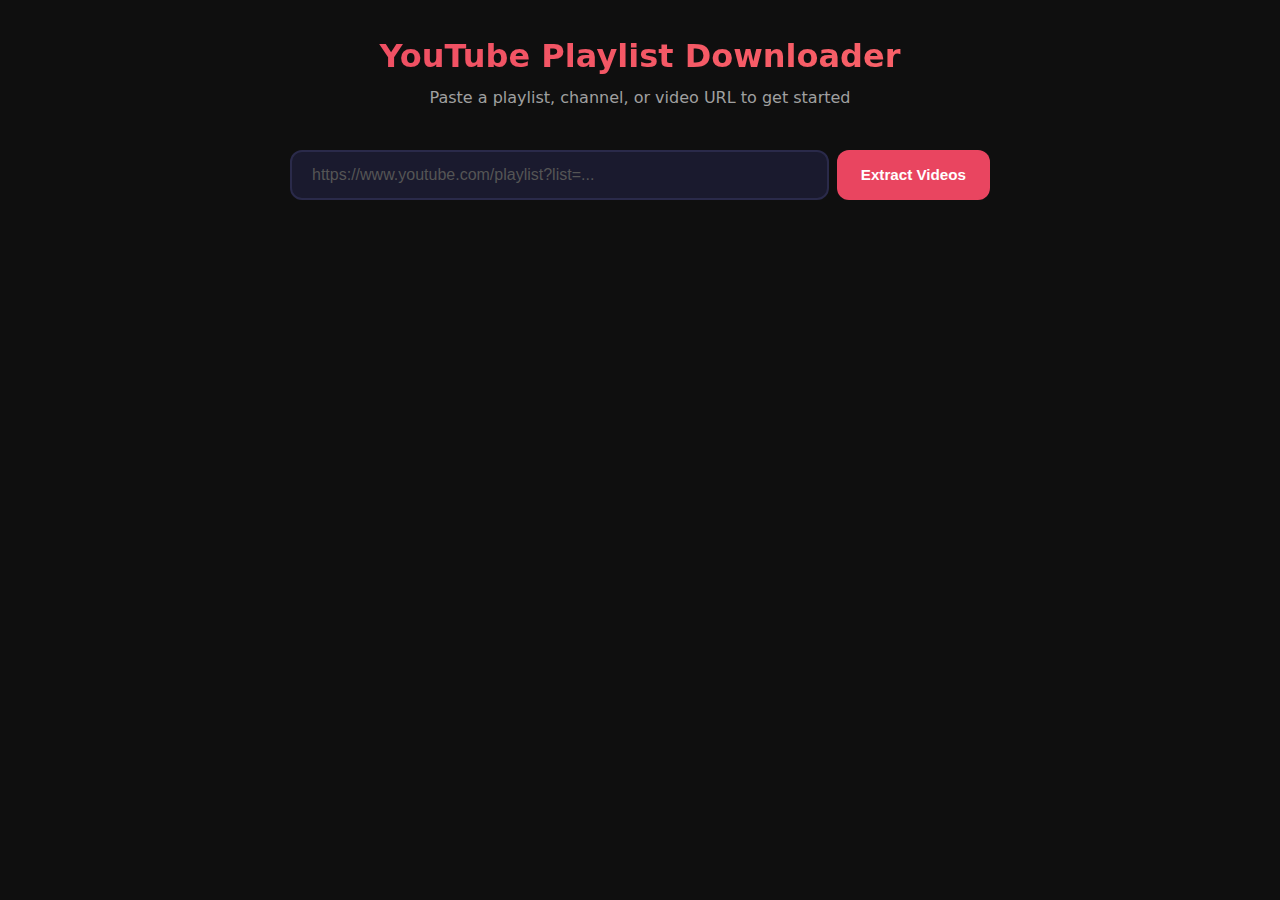
<file: static/index.html>
<!DOCTYPE html>
<html lang="en">
<head>
    <meta charset="UTF-8">
    <meta name="viewport" content="width=device-width, initial-scale=1.0">
    <title>YouTube Playlist Downloader</title>
    <link rel="stylesheet" href="/static/style.css">
</head>
<body>
    <div class="container">
        <header>
            <h1>YouTube Playlist Downloader</h1>
            <p class="subtitle">Paste a playlist, channel, or video URL to get started</p>
        </header>

        <!-- Input Section -->
        <section id="input-section">
            <div class="input-group">
                <input type="text" id="url-input"
                       placeholder="https://www.youtube.com/playlist?list=..."
                       autocomplete="off"
                       spellcheck="false">
                <button id="extract-btn">Extract Videos</button>
            </div>
            <div id="error-message" class="error hidden"></div>
        </section>

        <!-- Loading Section -->
        <section id="loading-section" class="hidden">
            <div class="spinner"></div>
            <p class="loading-text">Extracting playlist information...</p>
        </section>

        <!-- Results Section -->
        <section id="results-section" class="hidden">
            <div class="results-header">
                <div class="results-info">
                    <h2 id="playlist-title"></h2>
                    <span id="video-count" class="badge"></span>
                </div>
                <div class="actions">
                    <div class="format-toggle">
                        <button class="format-btn active" data-format="mp3">MP3</button>
                        <button class="format-btn" data-format="mp4">MP4</button>
                    </div>
                    <button id="new-playlist-btn" class="btn-ghost">New Playlist</button>
                    <button id="select-all-btn" class="btn-secondary">Deselect All</button>
                    <button id="download-selected-btn" class="btn-primary">Download Selected</button>
                </div>
            </div>
            <div id="video-grid" class="video-grid"></div>

            <!-- Big ZIP download section (appears after downloads complete) -->
            <div id="zip-section" class="zip-section hidden">
                <div class="zip-section-inner">
                    <div class="zip-icon">&#128230;</div>
                    <div class="zip-info">
                        <span id="zip-title" class="zip-title">Download All as ZIP</span>
                        <span id="zip-subtitle" class="zip-subtitle">0 videos ready</span>
                    </div>
                    <button id="download-zip-btn" class="btn-zip">Download ZIP</button>
                </div>
            </div>
        </section>

        <!-- Download Progress Bar (sticky at bottom) -->
        <div id="download-bar" class="download-bar hidden">
            <div class="download-bar-content">
                <div class="download-bar-info">
                    <span id="download-status">Downloading...</span>
                    <span id="download-overall-progress">0 / 0</span>
                </div>
                <div class="progress-bar-track">
                    <div id="overall-progress-fill" class="progress-bar-fill"></div>
                </div>
            </div>
        </div>
    </div>

    <script src="/static/app.js"></script>
</body>
</html>
</file>
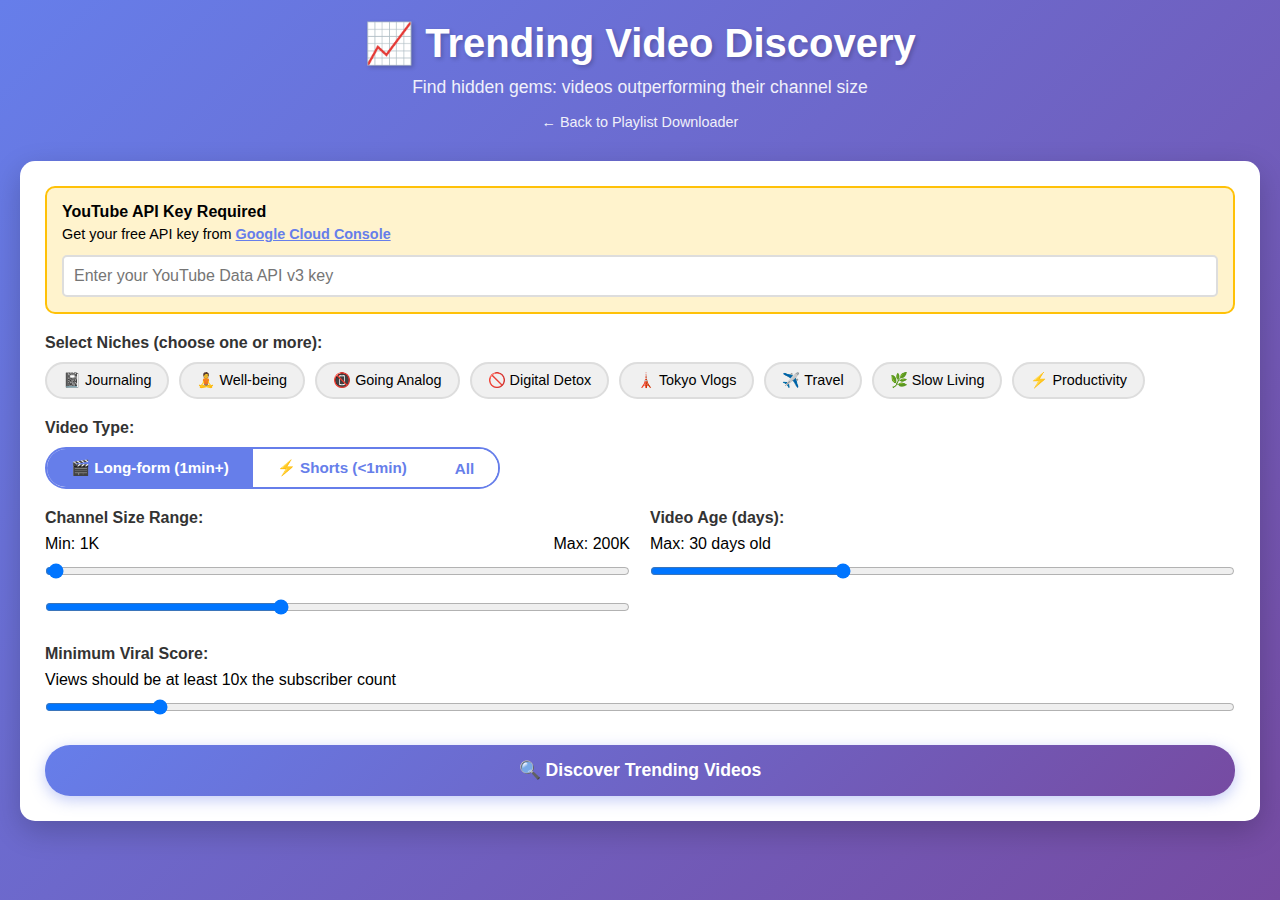
<file: public/trending.html>
<!DOCTYPE html>
<html lang="en">
<head>
    <meta charset="UTF-8">
    <meta name="viewport" content="width=device-width, initial-scale=1.0">
    <title>Trending Video Discovery</title>
    <style>
        * {
            margin: 0;
            padding: 0;
            box-sizing: border-box;
        }

        body {
            font-family: -apple-system, BlinkMacSystemFont, 'Segoe UI', Roboto, Oxygen, Ubuntu, Cantarell, sans-serif;
            background: linear-gradient(135deg, #667eea 0%, #764ba2 100%);
            min-height: 100vh;
            padding: 20px;
        }

        .container {
            max-width: 1400px;
            margin: 0 auto;
        }

        .header {
            text-align: center;
            color: white;
            margin-bottom: 30px;
        }

        .header h1 {
            font-size: 2.5em;
            margin-bottom: 10px;
            text-shadow: 2px 2px 4px rgba(0,0,0,0.2);
        }

        .header p {
            font-size: 1.1em;
            opacity: 0.9;
        }

        .controls {
            background: white;
            padding: 25px;
            border-radius: 15px;
            box-shadow: 0 10px 30px rgba(0,0,0,0.2);
            margin-bottom: 30px;
        }

        .control-group {
            margin-bottom: 20px;
        }

        .control-group:last-child {
            margin-bottom: 0;
        }

        .control-group label {
            display: block;
            font-weight: 600;
            margin-bottom: 8px;
            color: #333;
        }

        .niches {
            display: flex;
            flex-wrap: wrap;
            gap: 10px;
            margin-top: 10px;
        }

        .niche-tag {
            padding: 8px 16px;
            border-radius: 20px;
            background: #f0f0f0;
            border: 2px solid #ddd;
            cursor: pointer;
            transition: all 0.3s ease;
            font-size: 0.9em;
            user-select: none;
        }

        .niche-tag:hover {
            background: #e0e0e0;
        }

        .niche-tag.active {
            background: #667eea;
            color: white;
            border-color: #667eea;
        }

        .slider-group {
            display: grid;
            grid-template-columns: 1fr 1fr;
            gap: 20px;
        }

        .slider-container {
            display: flex;
            flex-direction: column;
        }

        input[type="range"] {
            width: 100%;
            margin: 10px 0;
        }

        .slider-value {
            font-size: 0.9em;
            color: #666;
            margin-top: 5px;
        }

        .search-btn {
            background: linear-gradient(135deg, #667eea 0%, #764ba2 100%);
            color: white;
            border: none;
            padding: 15px 40px;
            font-size: 1.1em;
            border-radius: 25px;
            cursor: pointer;
            transition: transform 0.2s ease;
            box-shadow: 0 4px 15px rgba(102, 126, 234, 0.4);
            width: 100%;
            font-weight: 600;
        }

        .search-btn:hover {
            transform: translateY(-2px);
            box-shadow: 0 6px 20px rgba(102, 126, 234, 0.5);
        }

        .search-btn:active {
            transform: translateY(0);
        }

        .search-btn:disabled {
            opacity: 0.6;
            cursor: not-allowed;
            transform: none;
        }

        .loading {
            text-align: center;
            color: white;
            font-size: 1.2em;
            padding: 40px;
            display: none;
        }

        .loading.active {
            display: block;
        }

        .spinner {
            border: 4px solid rgba(255, 255, 255, 0.3);
            border-top: 4px solid white;
            border-radius: 50%;
            width: 50px;
            height: 50px;
            animation: spin 1s linear infinite;
            margin: 0 auto 20px;
        }

        @keyframes spin {
            0% { transform: rotate(0deg); }
            100% { transform: rotate(360deg); }
        }

        .results {
            display: grid;
            grid-template-columns: repeat(auto-fill, minmax(350px, 1fr));
            gap: 25px;
            margin-top: 30px;
        }

        .video-card {
            background: white;
            border-radius: 15px;
            overflow: hidden;
            box-shadow: 0 5px 20px rgba(0,0,0,0.1);
            transition: transform 0.3s ease, box-shadow 0.3s ease;
            cursor: pointer;
        }

        .video-card:hover {
            transform: translateY(-5px);
            box-shadow: 0 10px 30px rgba(0,0,0,0.2);
        }

        .video-thumbnail {
            position: relative;
            width: 100%;
            padding-top: 56.25%; /* 16:9 aspect ratio */
            background: #000;
            overflow: hidden;
        }

        .video-thumbnail img {
            position: absolute;
            top: 0;
            left: 0;
            width: 100%;
            height: 100%;
            object-fit: cover;
        }

        .viral-badge {
            position: absolute;
            top: 10px;
            right: 10px;
            background: #ff4757;
            color: white;
            padding: 5px 12px;
            border-radius: 15px;
            font-weight: 600;
            font-size: 0.85em;
            box-shadow: 0 2px 10px rgba(255, 71, 87, 0.4);
        }

        .video-info {
            padding: 15px;
        }

        .video-title {
            font-size: 1em;
            font-weight: 600;
            margin-bottom: 8px;
            color: #333;
            display: -webkit-box;
            -webkit-line-clamp: 2;
            -webkit-box-orient: vertical;
            overflow: hidden;
        }

        .channel-info {
            display: flex;
            align-items: center;
            margin-bottom: 10px;
        }

        .channel-name {
            font-size: 0.9em;
            color: #666;
            flex: 1;
        }

        .stats {
            display: flex;
            justify-content: space-between;
            font-size: 0.85em;
            color: #888;
            margin-bottom: 10px;
        }

        .metric {
            display: flex;
            flex-direction: column;
            align-items: center;
        }

        .metric-label {
            font-size: 0.85em;
            color: #999;
        }

        .metric-value {
            font-weight: 600;
            color: #667eea;
        }

        .published-date {
            font-size: 0.8em;
            color: #999;
            margin-top: 5px;
        }

        .api-key-section {
            background: #fff3cd;
            border: 2px solid #ffc107;
            border-radius: 10px;
            padding: 15px;
            margin-bottom: 20px;
        }

        .api-key-section input {
            width: 100%;
            padding: 10px;
            border: 2px solid #ddd;
            border-radius: 5px;
            font-size: 1em;
            margin-top: 8px;
        }

        .api-key-section a {
            color: #667eea;
            font-weight: 600;
        }

        .error {
            background: #ff4757;
            color: white;
            padding: 15px;
            border-radius: 10px;
            margin-top: 20px;
            display: none;
        }

        .error.active {
            display: block;
        }

        .no-results {
            text-align: center;
            color: white;
            font-size: 1.2em;
            padding: 40px;
            display: none;
        }

        .no-results.active {
            display: block;
        }

        .format-toggle {
            display: flex;
            gap: 0;
            border-radius: 25px;
            overflow: hidden;
            border: 2px solid #667eea;
            width: fit-content;
            margin-top: 10px;
        }

        .format-btn {
            padding: 10px 24px;
            border: none;
            background: white;
            color: #667eea;
            font-weight: 600;
            cursor: pointer;
            font-size: 0.95em;
            transition: all 0.3s ease;
        }

        .format-btn.active {
            background: #667eea;
            color: white;
        }

        .format-btn:hover:not(.active) {
            background: #f0f0ff;
        }

        .duration-badge {
            position: absolute;
            bottom: 10px;
            left: 10px;
            background: rgba(0, 0, 0, 0.75);
            color: white;
            padding: 3px 8px;
            border-radius: 4px;
            font-size: 0.8em;
            font-weight: 500;
        }

        @media (max-width: 768px) {
            .slider-group {
                grid-template-columns: 1fr;
            }

            .results {
                grid-template-columns: 1fr;
            }
        }
    </style>
</head>
<body>
    <div class="container">
        <div class="header">
            <h1>📈 Trending Video Discovery</h1>
            <p>Find hidden gems: videos outperforming their channel size</p>
            <div style="margin-top: 15px;">
                <a href="/" style="color: white; text-decoration: none; opacity: 0.9; font-size: 0.9em;">
                    ← Back to Playlist Downloader
                </a>
            </div>
        </div>

        <div class="controls">
            <div class="api-key-section">
                <label>
                    <strong>YouTube API Key Required</strong>
                    <p style="margin: 5px 0; font-size: 0.9em;">Get your free API key from <a href="https://console.cloud.google.com/apis/credentials" target="_blank">Google Cloud Console</a></p>
                </label>
                <input type="password" id="apiKey" placeholder="Enter your YouTube Data API v3 key">
            </div>

            <div class="control-group">
                <label>Select Niches (choose one or more):</label>
                <div class="niches">
                    <div class="niche-tag" data-keywords="journaling, bullet journal, journal with me, daily journal">📓 Journaling</div>
                    <div class="niche-tag" data-keywords="mindfulness, meditation, wellness, mental health, self-care">🧘 Well-being</div>
                    <div class="niche-tag" data-keywords="analog, digital detox, phone free, minimalist lifestyle">📵 Going Analog</div>
                    <div class="niche-tag" data-keywords="social media detox, dopamine detox, phone addiction">🚫 Digital Detox</div>
                    <div class="niche-tag" data-keywords="tokyo vlog, japan travel, tokyo life, living in japan">🗼 Tokyo Vlogs</div>
                    <div class="niche-tag" data-keywords="travel vlog, solo travel, backpacking, travel tips">✈️ Travel</div>
                    <div class="niche-tag" data-keywords="slow living, intentional living, simple living, mindful living">🌿 Slow Living</div>
                    <div class="niche-tag" data-keywords="productivity, time management, morning routine, habits">⚡ Productivity</div>
                </div>
            </div>

            <div class="control-group">
                <label>Video Type:</label>
                <div class="format-toggle">
                    <button class="format-btn active" data-type="long">🎬 Long-form (1min+)</button>
                    <button class="format-btn" data-type="shorts">⚡ Shorts (&lt;1min)</button>
                    <button class="format-btn" data-type="all">All</button>
                </div>
            </div>

            <div class="slider-group">
                <div class="control-group">
                    <label>Channel Size Range:</label>
                    <div class="slider-container">
                        <div style="display: flex; justify-content: space-between; align-items: center;">
                            <span>Min: <span id="minSubsValue">1K</span></span>
                            <span>Max: <span id="maxSubsValue">200K</span></span>
                        </div>
                        <input type="range" id="minSubs" min="0" max="200" value="1" step="1">
                        <input type="range" id="maxSubs" min="0" max="500" value="200" step="1">
                    </div>
                </div>

                <div class="control-group">
                    <label>Video Age (days):</label>
                    <div class="slider-container">
                        <div>Max: <span id="daysValue">30</span> days old</div>
                        <input type="range" id="maxDays" min="1" max="90" value="30" step="1">
                    </div>
                </div>
            </div>

            <div class="control-group">
                <label>Minimum Viral Score:</label>
                <div class="slider-container">
                    <div>Views should be at least <span id="viralScoreValue">10x</span> the subscriber count</div>
                    <input type="range" id="minViralScore" min="1" max="100" value="10" step="1">
                </div>
            </div>

            <button class="search-btn" id="searchBtn">🔍 Discover Trending Videos</button>
        </div>

        <div class="loading" id="loading">
            <div class="spinner"></div>
            <div>Searching for trending videos...</div>
        </div>

        <div class="error" id="error"></div>
        <div class="no-results" id="noResults">No videos found matching your criteria. Try adjusting the filters!</div>

        <div class="results" id="results"></div>
    </div>

    <script>
        // Initialize
        const apiKeyInput = document.getElementById('apiKey');
        const searchBtn = document.getElementById('searchBtn');
        const loading = document.getElementById('loading');
        const error = document.getElementById('error');
        const noResults = document.getElementById('noResults');

        // Load saved API key from localStorage
        const savedKey = localStorage.getItem('yt_api_key');
        if (savedKey) apiKeyInput.value = savedKey;

        // Save API key on change
        apiKeyInput.addEventListener('input', () => {
            localStorage.setItem('yt_api_key', apiKeyInput.value.trim());
        });
        const results = document.getElementById('results');

        // Niche selection
        const nicheTags = document.querySelectorAll('.niche-tag');
        nicheTags.forEach(tag => {
            tag.addEventListener('click', () => {
                tag.classList.toggle('active');
            });
        });

        // Video type toggle
        let videoTypeFilter = 'long'; // default to long-form
        const formatBtns = document.querySelectorAll('.format-btn');
        formatBtns.forEach(btn => {
            btn.addEventListener('click', () => {
                formatBtns.forEach(b => b.classList.remove('active'));
                btn.classList.add('active');
                videoTypeFilter = btn.dataset.type;
            });
        });

        // Slider updates
        const minSubsSlider = document.getElementById('minSubs');
        const maxSubsSlider = document.getElementById('maxSubs');
        const maxDaysSlider = document.getElementById('maxDays');
        const minViralScoreSlider = document.getElementById('minViralScore');

        minSubsSlider.addEventListener('input', (e) => {
            const value = e.target.value;
            document.getElementById('minSubsValue').textContent = value < 1 ? '0' : `${value}K`;
        });

        maxSubsSlider.addEventListener('input', (e) => {
            const value = e.target.value;
            document.getElementById('maxSubsValue').textContent = `${value}K`;
        });

        maxDaysSlider.addEventListener('input', (e) => {
            document.getElementById('daysValue').textContent = e.target.value;
        });

        minViralScoreSlider.addEventListener('input', (e) => {
            document.getElementById('viralScoreValue').textContent = `${e.target.value}x`;
        });

        // Parse ISO 8601 duration (e.g. PT1H2M30S) to seconds
        function parseDuration(iso) {
            if (!iso) return 0;
            const match = iso.match(/PT(?:(\d+)H)?(?:(\d+)M)?(?:(\d+)S)?/);
            if (!match) return 0;
            const h = parseInt(match[1] || 0);
            const m = parseInt(match[2] || 0);
            const s = parseInt(match[3] || 0);
            return h * 3600 + m * 60 + s;
        }

        // Format seconds to readable duration
        function formatDuration(seconds) {
            if (!seconds) return '';
            const h = Math.floor(seconds / 3600);
            const m = Math.floor((seconds % 3600) / 60);
            const s = seconds % 60;
            if (h > 0) return `${h}:${m.toString().padStart(2, '0')}:${s.toString().padStart(2, '0')}`;
            return `${m}:${s.toString().padStart(2, '0')}`;
        }

        // Format numbers
        function formatNumber(num) {
            if (num >= 1000000) {
                return (num / 1000000).toFixed(1) + 'M';
            }
            if (num >= 1000) {
                return (num / 1000).toFixed(1) + 'K';
            }
            return num.toString();
        }

        // Calculate days ago
        function getDaysAgo(publishedAt) {
            const now = new Date();
            const published = new Date(publishedAt);
            const diffTime = Math.abs(now - published);
            const diffDays = Math.ceil(diffTime / (1000 * 60 * 60 * 24));
            return diffDays;
        }

        // Format date
        function formatDate(publishedAt) {
            const days = getDaysAgo(publishedAt);
            if (days === 0) return 'Today';
            if (days === 1) return 'Yesterday';
            if (days < 7) return `${days} days ago`;
            if (days < 30) return `${Math.floor(days / 7)} weeks ago`;
            return `${Math.floor(days / 30)} months ago`;
        }

        // Search videos
        async function searchVideos() {
            const apiKey = apiKeyInput.value.trim();
            if (!apiKey) {
                showError('Please enter your YouTube API key');
                return;
            }

            const selectedNiches = Array.from(document.querySelectorAll('.niche-tag.active'));
            if (selectedNiches.length === 0) {
                showError('Please select at least one niche');
                return;
            }

            const minSubs = parseInt(minSubsSlider.value) * 1000;
            const maxSubs = parseInt(maxSubsSlider.value) * 1000;
            const maxDays = parseInt(maxDaysSlider.value);
            const minViralScore = parseFloat(minViralScoreSlider.value);

            // Clear previous results
            results.innerHTML = '';
            error.classList.remove('active');
            noResults.classList.remove('active');
            loading.classList.add('active');
            searchBtn.disabled = true;

            try {
                const allVideos = [];

                // Search each niche
                for (const niche of selectedNiches) {
                    const keywords = niche.dataset.keywords.split(',').map(k => k.trim());

                    // Search for each keyword
                    for (const keyword of keywords) {
                        const publishedAfter = new Date();
                        publishedAfter.setDate(publishedAfter.getDate() - maxDays);

                        let searchUrl = `https://www.googleapis.com/youtube/v3/search?` +
                            `part=snippet&` +
                            `q=${encodeURIComponent(keyword)}&` +
                            `type=video&` +
                            `order=viewCount&` +
                            `publishedAfter=${publishedAfter.toISOString()}&` +
                            `maxResults=50&` +
                            `key=${apiKey}`;

                        // Pre-filter at API level: short=<4min, medium=4-20min, long=>20min
                        if (videoTypeFilter === 'shorts') {
                            searchUrl += '&videoDuration=short';
                        } else if (videoTypeFilter === 'long') {
                            // Don't restrict at API level since we want 1min+ (API only has 4min+ threshold)
                        }

                        const searchResponse = await fetch(searchUrl);
                        if (!searchResponse.ok) {
                            throw new Error('Failed to search videos. Check your API key.');
                        }

                        const searchData = await searchResponse.json();

                        // Get video details (for view count)
                        const videoIds = searchData.items.map(item => item.id.videoId).join(',');
                        if (!videoIds) continue;

                        const videoUrl = `https://www.googleapis.com/youtube/v3/videos?` +
                            `part=statistics,snippet,contentDetails&` +
                            `id=${videoIds}&` +
                            `key=${apiKey}`;

                        const videoResponse = await fetch(videoUrl);
                        const videoData = await videoResponse.json();

                        // Get channel details (for subscriber count)
                        const channelIds = [...new Set(videoData.items.map(item => item.snippet.channelId))].join(',');
                        const channelUrl = `https://www.googleapis.com/youtube/v3/channels?` +
                            `part=statistics&` +
                            `id=${channelIds}&` +
                            `key=${apiKey}`;

                        const channelResponse = await fetch(channelUrl);
                        const channelData = await channelResponse.json();

                        // Create channel map
                        const channelMap = {};
                        channelData.items.forEach(channel => {
                            channelMap[channel.id] = {
                                subscribers: parseInt(channel.statistics.subscriberCount)
                            };
                        });

                        // Process videos
                        videoData.items.forEach(video => {
                            const views = parseInt(video.statistics.viewCount);
                            const channelId = video.snippet.channelId;
                            const subscribers = channelMap[channelId]?.subscribers || 0;
                            const durationSec = parseDuration(video.contentDetails?.duration);
                            const title = video.snippet.title || '';
                            const isShort = durationSec < 60 || title.toLowerCase().includes('#shorts') || title.toLowerCase().includes('#short');

                            // Apply duration filter
                            if (videoTypeFilter === 'long' && isShort) return;
                            if (videoTypeFilter === 'shorts' && !isShort) return;

                            // Apply filters
                            if (subscribers < minSubs || subscribers > maxSubs) return;
                            if (subscribers === 0) return; // Avoid division by zero

                            const viralScore = views / subscribers;
                            if (viralScore < minViralScore) return;

                            allVideos.push({
                                id: video.id,
                                title: video.snippet.title,
                                channelTitle: video.snippet.channelTitle,
                                channelId: channelId,
                                thumbnail: video.snippet.thumbnails.high.url,
                                publishedAt: video.snippet.publishedAt,
                                views: views,
                                subscribers: subscribers,
                                viralScore: viralScore,
                                likes: parseInt(video.statistics.likeCount || 0),
                                niche: niche.textContent,
                                duration: durationSec
                            });
                        });
                    }
                }

                // Remove duplicates and sort by viral score
                const uniqueVideos = Array.from(new Map(allVideos.map(v => [v.id, v])).values());
                uniqueVideos.sort((a, b) => b.viralScore - a.viralScore);

                // Display results
                if (uniqueVideos.length === 0) {
                    noResults.classList.add('active');
                } else {
                    displayVideos(uniqueVideos.slice(0, 50)); // Top 50 results
                }

            } catch (err) {
                showError(err.message);
            } finally {
                loading.classList.remove('active');
                searchBtn.disabled = false;
            }
        }

        function displayVideos(videos) {
            results.innerHTML = videos.map(video => `
                <div class="video-card" onclick="window.open('https://www.youtube.com/watch?v=${video.id}', '_blank')">
                    <div class="video-thumbnail">
                        <img src="${video.thumbnail}" alt="${video.title}">
                        <div class="viral-badge">${video.viralScore.toFixed(1)}x viral</div>
                        ${video.duration ? `<div class="duration-badge">${formatDuration(video.duration)}</div>` : ''}
                    </div>
                    <div class="video-info">
                        <div class="video-title">${video.title}</div>
                        <div class="channel-info">
                            <div class="channel-name">${video.channelTitle}</div>
                        </div>
                        <div class="stats">
                            <div class="metric">
                                <div class="metric-value">${formatNumber(video.views)}</div>
                                <div class="metric-label">views</div>
                            </div>
                            <div class="metric">
                                <div class="metric-value">${formatNumber(video.subscribers)}</div>
                                <div class="metric-label">subs</div>
                            </div>
                            <div class="metric">
                                <div class="metric-value">${formatNumber(video.likes)}</div>
                                <div class="metric-label">likes</div>
                            </div>
                        </div>
                        <div class="published-date">${formatDate(video.publishedAt)} • ${video.niche}</div>
                    </div>
                </div>
            `).join('');
        }

        function showError(message) {
            error.textContent = message;
            error.classList.add('active');
            setTimeout(() => {
                error.classList.remove('active');
            }, 5000);
        }

        // Search button click
        searchBtn.addEventListener('click', searchVideos);

        // Enter key on API key input
        apiKeyInput.addEventListener('keypress', (e) => {
            if (e.key === 'Enter') {
                searchVideos();
            }
        });
    </script>
</body>
</html>
</file>
<file: static/style.css>
:root {
    --bg-primary: #0f0f0f;
    --bg-secondary: #1a1a2e;
    --bg-card: #16213e;
    --bg-card-hover: #1a2745;
    --text-primary: #e0e0e0;
    --text-secondary: #a0a0a0;
    --accent: #e94560;
    --accent-hover: #ff6b6b;
    --success: #4ecdc4;
    --error: #ff6b6b;
    --border: #2a2a4a;
    --radius: 12px;
    --radius-sm: 8px;
}

* {
    margin: 0;
    padding: 0;
    box-sizing: border-box;
}

body {
    font-family: -apple-system, BlinkMacSystemFont, "Segoe UI", system-ui, sans-serif;
    background: var(--bg-primary);
    color: var(--text-primary);
    min-height: 100vh;
    line-height: 1.5;
}

.container {
    max-width: 1200px;
    margin: 0 auto;
    padding: 2rem 1.5rem 6rem;
}

/* --- Header --- */
header {
    text-align: center;
    margin-bottom: 2.5rem;
}

header h1 {
    font-size: 2rem;
    font-weight: 700;
    margin-bottom: 0.35rem;
    background: linear-gradient(135deg, var(--accent), var(--accent-hover));
    -webkit-background-clip: text;
    -webkit-text-fill-color: transparent;
    background-clip: text;
}

.subtitle {
    color: var(--text-secondary);
    font-size: 1rem;
}

/* --- Input --- */
.input-group {
    display: flex;
    gap: 0.5rem;
    max-width: 700px;
    margin: 0 auto;
}

.input-group input {
    flex: 1;
    padding: 0.875rem 1.25rem;
    border: 2px solid var(--border);
    border-radius: var(--radius);
    background: var(--bg-secondary);
    color: var(--text-primary);
    font-size: 1rem;
    transition: border-color 0.2s;
}

.input-group input:focus {
    outline: none;
    border-color: var(--accent);
}

.input-group input::placeholder {
    color: #555;
}

.input-group button {
    padding: 0.875rem 1.5rem;
    background: var(--accent);
    color: white;
    border: none;
    border-radius: var(--radius);
    font-weight: 600;
    font-size: 0.95rem;
    cursor: pointer;
    white-space: nowrap;
    transition: background 0.2s, transform 0.1s;
}

.input-group button:hover {
    background: var(--accent-hover);
}

.input-group button:active {
    transform: scale(0.97);
}

.input-group button:disabled {
    opacity: 0.6;
    cursor: not-allowed;
}

.error {
    color: var(--error);
    text-align: center;
    margin-top: 0.75rem;
    font-size: 0.9rem;
}

/* --- Loading --- */
#loading-section {
    text-align: center;
    padding: 3rem 0;
}

.spinner {
    width: 48px;
    height: 48px;
    border: 4px solid var(--border);
    border-top-color: var(--accent);
    border-radius: 50%;
    animation: spin 0.8s linear infinite;
    margin: 0 auto 1rem;
}

@keyframes spin {
    to { transform: rotate(360deg); }
}

.loading-text {
    color: var(--text-secondary);
}

/* --- Results Header --- */
.results-header {
    display: flex;
    justify-content: space-between;
    align-items: center;
    flex-wrap: wrap;
    gap: 1rem;
    margin-bottom: 1.5rem;
}

.results-info h2 {
    font-size: 1.3rem;
    font-weight: 600;
}

.badge {
    display: inline-block;
    background: var(--bg-secondary);
    color: var(--text-secondary);
    padding: 0.2rem 0.7rem;
    border-radius: 999px;
    font-size: 0.8rem;
    margin-top: 0.25rem;
}

.actions {
    display: flex;
    gap: 0.5rem;
    flex-wrap: wrap;
}

/* --- Buttons --- */
.btn-primary {
    padding: 0.6rem 1.2rem;
    background: var(--accent);
    color: white;
    border: none;
    border-radius: var(--radius-sm);
    font-weight: 600;
    font-size: 0.9rem;
    cursor: pointer;
    transition: background 0.2s, transform 0.1s;
}

.btn-primary:hover { background: var(--accent-hover); }
.btn-primary:active { transform: scale(0.97); }
.btn-primary:disabled { opacity: 0.6; cursor: not-allowed; }

.btn-secondary {
    padding: 0.6rem 1.2rem;
    background: transparent;
    color: var(--text-primary);
    border: 2px solid var(--border);
    border-radius: var(--radius-sm);
    font-weight: 500;
    font-size: 0.9rem;
    cursor: pointer;
    transition: border-color 0.2s;
}

.btn-secondary:hover { border-color: var(--text-secondary); }

.btn-ghost {
    padding: 0.6rem 1.2rem;
    background: transparent;
    color: var(--text-secondary);
    border: none;
    border-radius: var(--radius-sm);
    font-size: 0.9rem;
    cursor: pointer;
    transition: color 0.2s;
}

.btn-ghost:hover { color: var(--text-primary); }

/* --- Format Toggle --- */
.format-toggle {
    display: flex;
    border: 2px solid var(--border);
    border-radius: var(--radius-sm);
    overflow: hidden;
}

.format-btn {
    padding: 0.5rem 1rem;
    background: transparent;
    color: var(--text-secondary);
    border: none;
    font-weight: 600;
    font-size: 0.85rem;
    cursor: pointer;
    transition: all 0.2s;
}

.format-btn:first-child {
    border-right: 1px solid var(--border);
}

.format-btn.active {
    background: var(--accent);
    color: white;
}

.format-btn:not(.active):hover {
    color: var(--text-primary);
    background: rgba(255, 255, 255, 0.05);
}

/* --- Video Grid --- */
.video-grid {
    display: grid;
    grid-template-columns: repeat(auto-fill, minmax(280px, 1fr));
    gap: 1rem;
}

.video-card {
    background: var(--bg-card);
    border-radius: var(--radius);
    overflow: hidden;
    border: 2px solid transparent;
    transition: border-color 0.2s, background 0.2s;
    cursor: pointer;
    position: relative;
}

.video-card:hover {
    background: var(--bg-card-hover);
}

.video-card.selected {
    border-color: var(--accent);
}

.video-card .thumbnail-wrap {
    position: relative;
    width: 100%;
    aspect-ratio: 16 / 9;
    background: #111;
    overflow: hidden;
}

.video-card .thumbnail {
    width: 100%;
    height: 100%;
    object-fit: cover;
    display: block;
}

.video-card .duration-badge {
    position: absolute;
    bottom: 6px;
    right: 6px;
    background: rgba(0, 0, 0, 0.8);
    color: #fff;
    padding: 2px 6px;
    border-radius: 4px;
    font-size: 0.75rem;
    font-weight: 500;
}

.video-card .info {
    padding: 0.75rem 1rem;
}

.video-card .title {
    font-size: 0.9rem;
    font-weight: 500;
    line-height: 1.3;
    display: -webkit-box;
    -webkit-line-clamp: 2;
    -webkit-box-orient: vertical;
    overflow: hidden;
}

.video-card .meta {
    font-size: 0.8rem;
    color: var(--text-secondary);
    margin-top: 0.25rem;
}

/* --- Per-video progress overlay --- */
.video-card .progress-overlay {
    position: absolute;
    bottom: 0;
    left: 0;
    right: 0;
    height: 4px;
    background: rgba(0, 0, 0, 0.3);
    opacity: 0;
    transition: opacity 0.3s;
}

.video-card.downloading .progress-overlay,
.video-card.complete .progress-overlay,
.video-card.error .progress-overlay {
    opacity: 1;
}

.video-card .progress-overlay .fill {
    height: 100%;
    background: var(--accent);
    transition: width 0.3s ease;
    width: 0%;
}

.video-card.complete .progress-overlay .fill {
    background: var(--success);
    width: 100%;
}

.video-card.error .progress-overlay .fill {
    background: var(--error);
    width: 100%;
}

/* --- Status icon overlay --- */
.video-card .status-icon {
    position: absolute;
    top: 8px;
    right: 8px;
    width: 32px;
    height: 32px;
    border-radius: 50%;
    display: none;
    align-items: center;
    justify-content: center;
    font-size: 1rem;
    cursor: default;
    z-index: 2;
}

.video-card.downloading .status-icon {
    display: flex;
    background: var(--accent);
    color: white;
    animation: pulse 1.5s ease infinite;
}

.video-card.complete .status-icon {
    display: flex;
    background: var(--success);
    color: white;
    cursor: pointer;
}

.video-card.error .status-icon {
    display: flex;
    background: var(--error);
    color: white;
}

@keyframes pulse {
    0%, 100% { opacity: 1; }
    50% { opacity: 0.6; }
}

/* --- Checkbox overlay --- */
.video-card .check-circle {
    position: absolute;
    top: 8px;
    left: 8px;
    width: 24px;
    height: 24px;
    border-radius: 50%;
    border: 2px solid rgba(255, 255, 255, 0.5);
    background: rgba(0, 0, 0, 0.4);
    display: flex;
    align-items: center;
    justify-content: center;
    font-size: 0.75rem;
    color: transparent;
    transition: all 0.2s;
    z-index: 2;
}

.video-card.selected .check-circle {
    border-color: var(--accent);
    background: var(--accent);
    color: white;
}

/* --- Download Bar (sticky bottom) --- */
.download-bar {
    position: fixed;
    bottom: 0;
    left: 0;
    right: 0;
    background: var(--bg-secondary);
    border-top: 1px solid var(--border);
    padding: 1rem 1.5rem;
    z-index: 100;
    backdrop-filter: blur(12px);
    -webkit-backdrop-filter: blur(12px);
}

.download-bar-content {
    max-width: 1200px;
    margin: 0 auto;
    display: flex;
    align-items: center;
    gap: 1rem;
    flex-wrap: wrap;
}

.download-bar-info {
    display: flex;
    justify-content: space-between;
    min-width: 200px;
    gap: 1rem;
    font-size: 0.9rem;
}

#download-status {
    font-weight: 500;
}

#download-overall-progress {
    color: var(--text-secondary);
}

.progress-bar-track {
    flex: 1;
    min-width: 150px;
    height: 8px;
    background: var(--border);
    border-radius: 999px;
    overflow: hidden;
}

.progress-bar-fill {
    height: 100%;
    background: var(--accent);
    border-radius: 999px;
    width: 0%;
    transition: width 0.3s ease, background 0.3s;
}

.progress-bar-fill.complete {
    background: var(--success);
}

/* --- ZIP Section (prominent, in-page) --- */
.zip-section {
    margin-top: 2rem;
    margin-bottom: 1rem;
}

.zip-section-inner {
    display: flex;
    align-items: center;
    gap: 1.25rem;
    background: linear-gradient(135deg, #1a2745, #16213e);
    border: 2px solid var(--success);
    border-radius: var(--radius);
    padding: 1.25rem 1.5rem;
    animation: fadeInUp 0.4s ease;
}

.zip-icon {
    font-size: 2.5rem;
    line-height: 1;
}

.zip-info {
    flex: 1;
    display: flex;
    flex-direction: column;
    gap: 0.15rem;
}

.zip-title {
    font-size: 1.1rem;
    font-weight: 600;
    color: var(--text-primary);
}

.zip-subtitle {
    font-size: 0.85rem;
    color: var(--text-secondary);
}

.btn-zip {
    padding: 0.85rem 2rem;
    background: var(--success);
    color: #0f0f0f;
    border: none;
    border-radius: var(--radius-sm);
    font-weight: 700;
    font-size: 1rem;
    cursor: pointer;
    white-space: nowrap;
    transition: background 0.2s, transform 0.1s;
}

.btn-zip:hover {
    background: #5fe6dc;
    transform: scale(1.02);
}

.btn-zip:active {
    transform: scale(0.98);
}

@keyframes fadeInUp {
    from {
        opacity: 0;
        transform: translateY(12px);
    }
    to {
        opacity: 1;
        transform: translateY(0);
    }
}

/* --- Error tooltip on cards --- */
.video-card .error-msg {
    position: absolute;
    bottom: 8px;
    left: 8px;
    right: 8px;
    background: rgba(255, 107, 107, 0.95);
    color: white;
    padding: 4px 8px;
    border-radius: 6px;
    font-size: 0.75rem;
    font-weight: 500;
    text-align: center;
    display: none;
    z-index: 3;
}

.video-card.error .error-msg {
    display: block;
}

/* --- Utility --- */
.hidden {
    display: none !important;
}

/* --- Responsive --- */
@media (max-width: 640px) {
    .container {
        padding: 1rem 1rem 6rem;
    }

    header h1 {
        font-size: 1.5rem;
    }

    .input-group {
        flex-direction: column;
    }

    .input-group button {
        width: 100%;
    }

    .results-header {
        flex-direction: column;
        align-items: flex-start;
    }

    .video-grid {
        grid-template-columns: 1fr;
    }

    .download-bar-content {
        flex-direction: column;
        align-items: stretch;
    }
}
</file>
